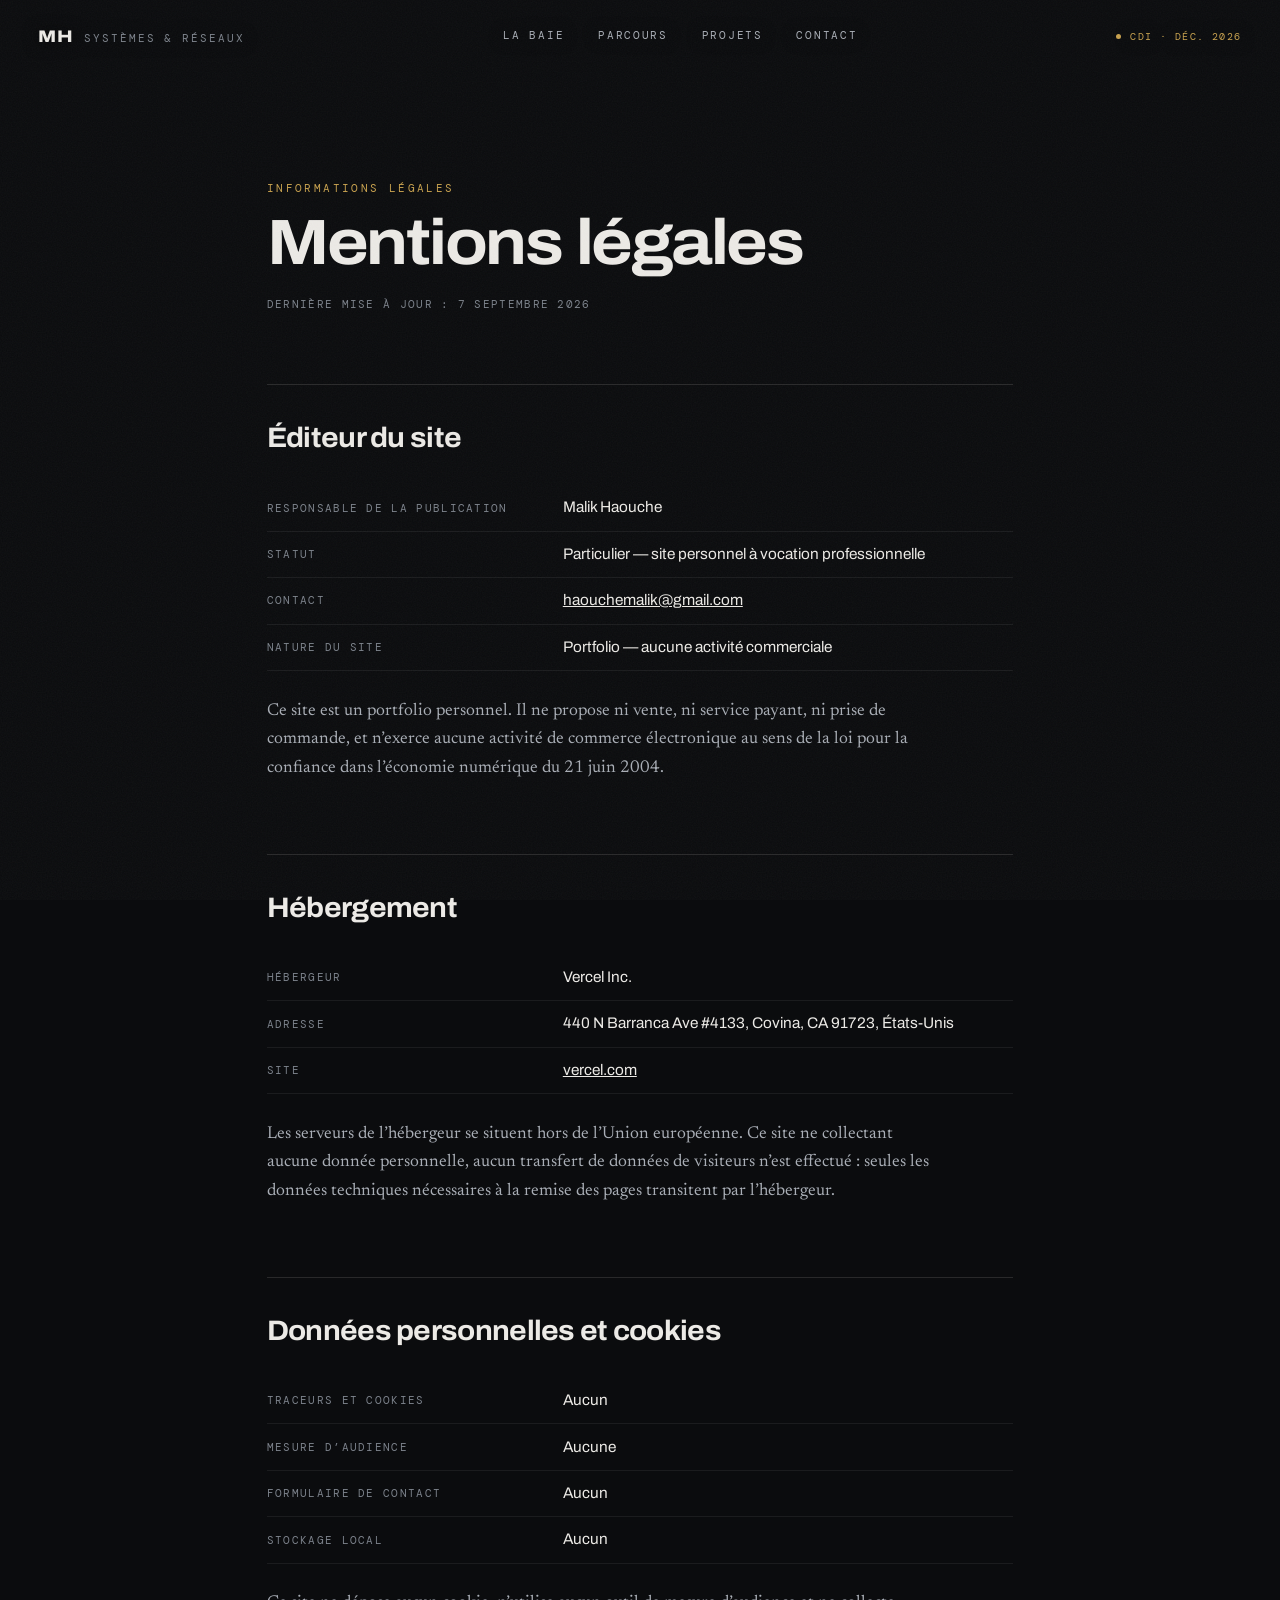
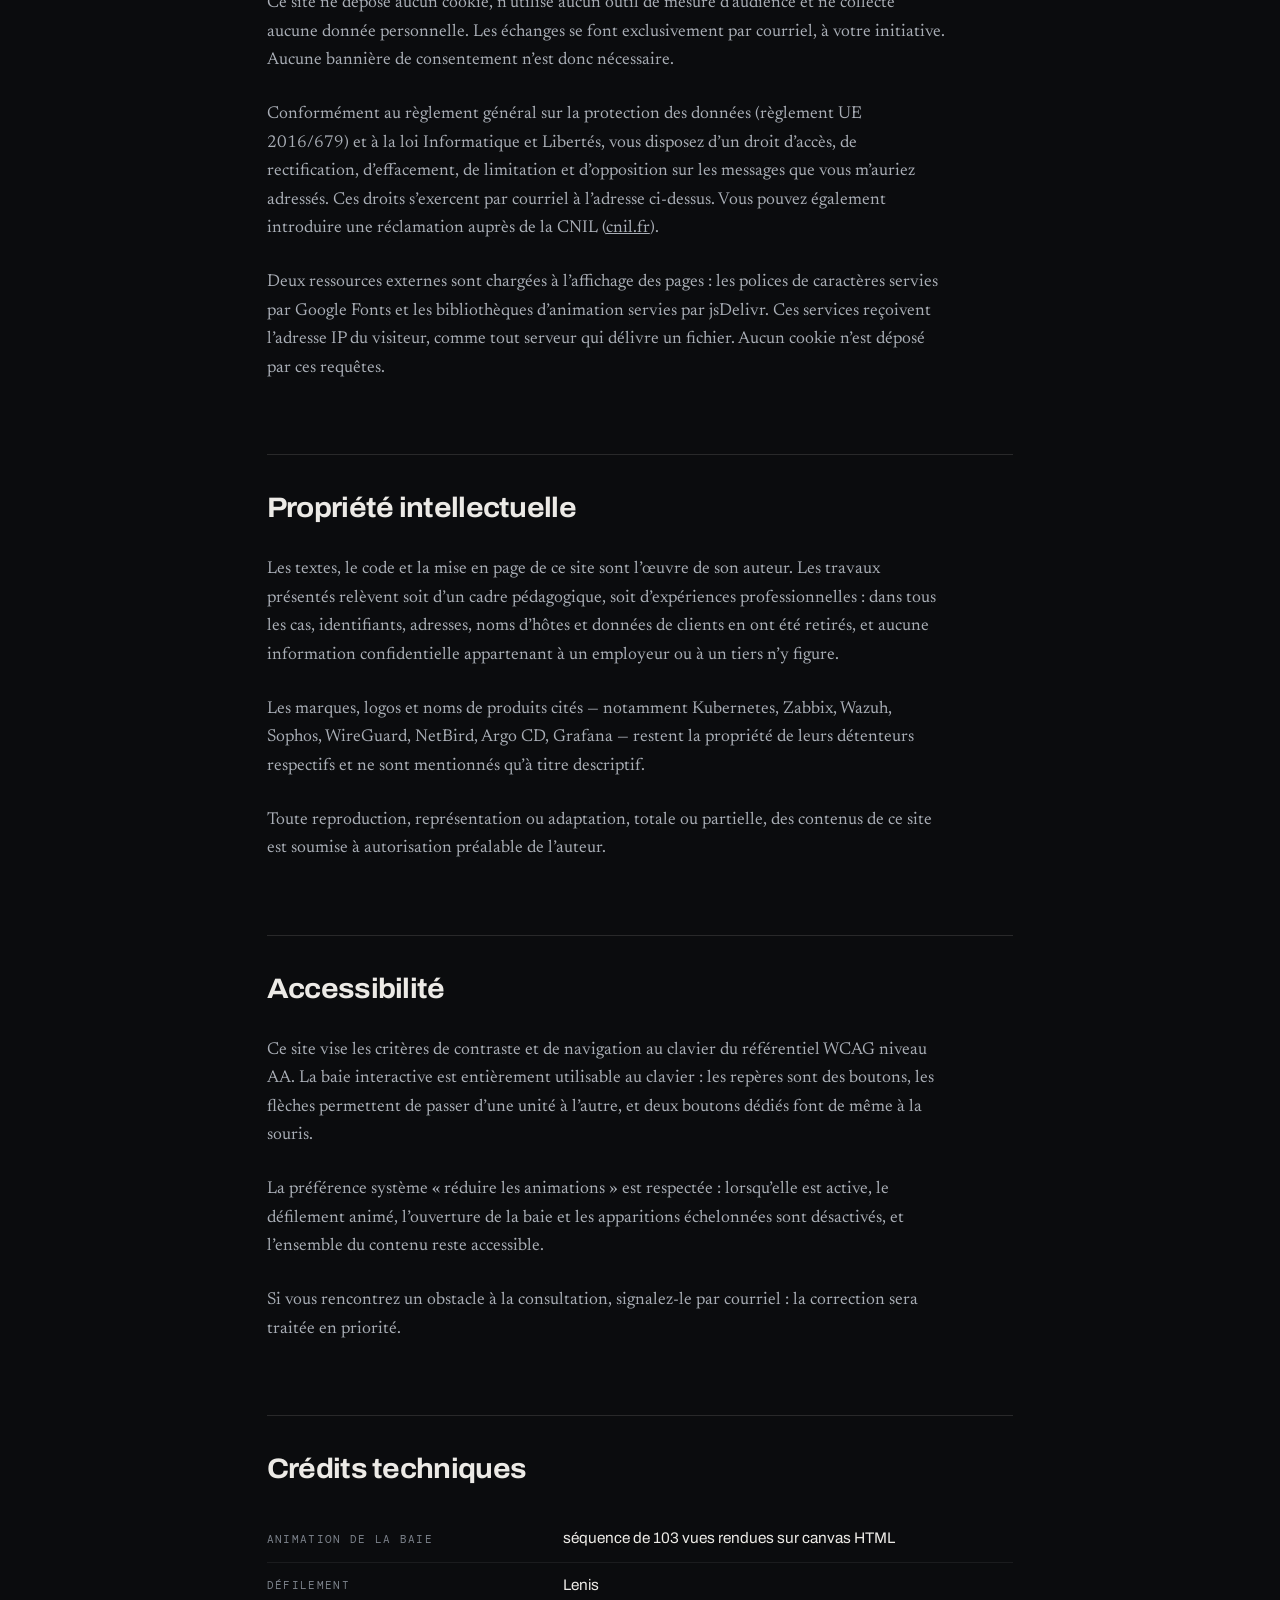
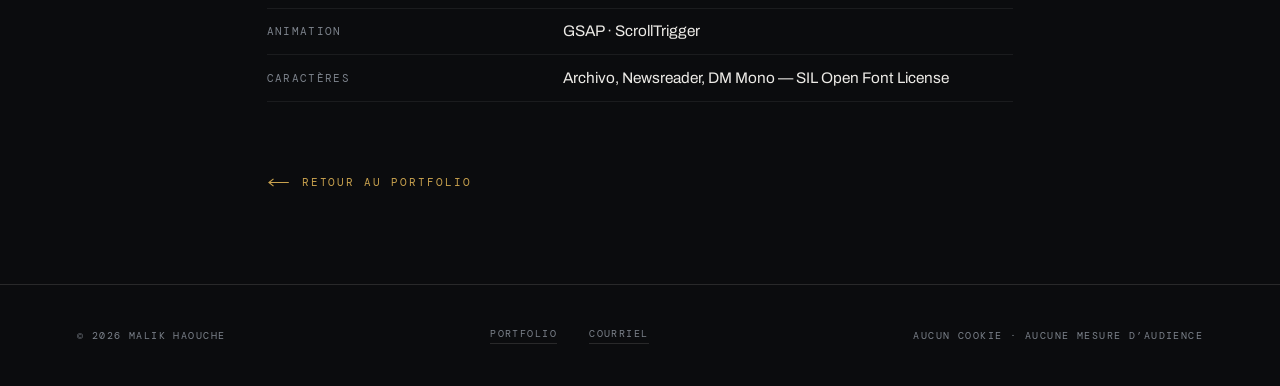
<file: mentions-legales.html>
<!DOCTYPE html>
<html lang="fr">
<head>
<meta charset="utf-8">
<meta name="viewport" content="width=device-width, initial-scale=1">
<title>Mentions légales — Malik Haouche</title>
<meta name="description" content="Mentions légales, hébergement, données personnelles, propriété intellectuelle et accessibilité du portfolio de Malik Haouche.">
<meta name="theme-color" content="#0B0C0E">
<meta name="robots" content="index, follow">

<link rel="preconnect" href="https://fonts.googleapis.com">
<link rel="preconnect" href="https://fonts.gstatic.com" crossorigin>
<link href="https://fonts.googleapis.com/css2?family=Archivo:wdth,wght@62..125,400..800&family=DM+Mono:wght@300;400;500&family=Newsreader:ital,opsz,wght@0,6..72,300..500;1,6..72,300..400&display=swap" rel="stylesheet">
<link rel="stylesheet" href="css/style.css">
</head>
<body>

<header class="site-header">
  <a class="logo" href="index.html">
    <span class="logo-mark">MH</span>
    <span class="logo-text">Systèmes &amp; réseaux</span>
  </a>
  <nav class="site-nav">
    <a href="index.html#baie">La baie</a>
    <a href="index.html#parcours">Parcours</a>
    <a href="index.html#projets">Projets</a>
    <a href="index.html#contact">Contact</a>
  </nav>
  <span class="availability"><i></i>CDI · déc.&nbsp;2026</span>
</header>

<main class="legal-page">
  <span class="section-label">Informations légales</span>
  <h1 class="legal-title">Mentions légales</h1>
  <p class="legal-updated">Dernière mise à jour : 7 septembre 2026</p>

  <section class="legal-block" id="editeur">
    <h2>Éditeur du site</h2>
    <dl class="legal-rows">
      <div><dt>Responsable de la publication</dt><dd>Malik Haouche</dd></div>
      <div><dt>Statut</dt><dd>Particulier — site personnel à vocation professionnelle</dd></div>
      <div><dt>Contact</dt><dd><a href="mailto:haouchemalik@gmail.com">haouchemalik@gmail.com</a></dd></div>
      <div><dt>Nature du site</dt><dd>Portfolio — aucune activité commerciale</dd></div>
    </dl>
    <p>
      Ce site est un portfolio personnel. Il ne propose ni vente, ni service
      payant, ni prise de commande, et n’exerce aucune activité de commerce
      électronique au sens de la loi pour la confiance dans l’économie
      numérique du 21 juin 2004.
    </p>
  </section>

  <!-- À CORRIGER SI VOUS N'HÉBERGEZ PAS SUR VERCEL : la loi impose de
       nommer l'hébergeur réel, avec sa raison sociale et son adresse. -->
  <section class="legal-block" id="hebergement">
    <h2>Hébergement</h2>
    <dl class="legal-rows">
      <div><dt>Hébergeur</dt><dd>Vercel Inc.</dd></div>
      <div><dt>Adresse</dt><dd>440 N Barranca Ave #4133, Covina, CA 91723, États-Unis</dd></div>
      <div><dt>Site</dt><dd><a href="https://vercel.com" target="_blank" rel="noopener">vercel.com</a></dd></div>
    </dl>
    <p>
      Les serveurs de l’hébergeur se situent hors de l’Union européenne. Ce
      site ne collectant aucune donnée personnelle, aucun transfert de données
      de visiteurs n’est effectué : seules les données techniques nécessaires
      à la remise des pages transitent par l’hébergeur.
    </p>
  </section>

  <section class="legal-block" id="donnees">
    <h2>Données personnelles et cookies</h2>
    <dl class="legal-rows">
      <div><dt>Traceurs et cookies</dt><dd>Aucun</dd></div>
      <div><dt>Mesure d’audience</dt><dd>Aucune</dd></div>
      <div><dt>Formulaire de contact</dt><dd>Aucun</dd></div>
      <div><dt>Stockage local</dt><dd>Aucun</dd></div>
    </dl>
    <p>
      Ce site ne dépose aucun cookie, n’utilise aucun outil de mesure
      d’audience et ne collecte aucune donnée personnelle. Les échanges se font
      exclusivement par courriel, à votre initiative.
      Aucune bannière de consentement n’est donc nécessaire.
    </p>
    <p>
      Conformément au règlement général sur la protection des données
      (règlement UE 2016/679) et à la loi Informatique et Libertés, vous
      disposez d’un droit d’accès, de rectification, d’effacement, de
      limitation et d’opposition sur les messages que vous m’auriez adressés.
      Ces droits s’exercent par courriel à l’adresse ci-dessus. Vous pouvez
      également introduire une réclamation auprès de la CNIL
      (<a href="https://www.cnil.fr" target="_blank" rel="noopener">cnil.fr</a>).
    </p>
    <p>
      Deux ressources externes sont chargées à l’affichage des pages : les
      polices de caractères servies par Google Fonts et les bibliothèques
      d’animation servies par jsDelivr. Ces services reçoivent l’adresse IP du
      visiteur, comme tout serveur qui délivre un fichier. Aucun cookie n’est
      déposé par ces requêtes.
    </p>
  </section>

  <section class="legal-block" id="propriete">
    <h2>Propriété intellectuelle</h2>
    <p>
      Les textes, le code et la mise en page de ce site sont l’œuvre de son
      auteur. Les travaux présentés relèvent soit d’un cadre pédagogique, soit
      d’expériences professionnelles : dans tous les cas, identifiants,
      adresses, noms d’hôtes et données de clients en ont été retirés, et
      aucune information confidentielle appartenant à un employeur ou à un
      tiers n’y figure.
    </p>
    <p>
      Les marques, logos et noms de produits cités — notamment Kubernetes,
      Zabbix, Wazuh, Sophos, WireGuard, NetBird, Argo CD, Grafana — restent la
      propriété de leurs détenteurs respectifs et ne sont mentionnés qu’à
      titre descriptif.
    </p>
    <p>
      Toute reproduction, représentation ou adaptation, totale ou partielle,
      des contenus de ce site est soumise à autorisation préalable de l’auteur.
    </p>
  </section>

  <section class="legal-block" id="accessibilite">
    <h2>Accessibilité</h2>
    <p>
      Ce site vise les critères de contraste et de navigation au clavier du
      référentiel WCAG niveau AA. La baie interactive est entièrement
      utilisable au clavier : les repères sont des boutons, les flèches
      permettent de passer d’une unité à l’autre, et deux boutons dédiés font
      de même à la souris.
    </p>
    <p>
      La préférence système « réduire les animations » est respectée : lorsqu’elle
      est active, le défilement animé, l’ouverture de la baie et les
      apparitions échelonnées sont désactivés, et l’ensemble du contenu reste
      accessible.
    </p>
    <p>
      Si vous rencontrez un obstacle à la consultation, signalez-le par
      courriel : la correction sera traitée en priorité.
    </p>
  </section>

  <section class="legal-block" id="credits">
    <h2>Crédits techniques</h2>
    <dl class="legal-rows">
      <div><dt>Animation de la baie</dt><dd>séquence de 103 vues rendues sur canvas HTML</dd></div>
      <div><dt>Défilement</dt><dd>Lenis</dd></div>
      <div><dt>Animation</dt><dd>GSAP · ScrollTrigger</dd></div>
      <div><dt>Caractères</dt><dd>Archivo, Newsreader, DM Mono — SIL Open Font License</dd></div>
    </dl>
  </section>

  <a class="legal-back" href="index.html">
    <svg viewBox="0 0 24 10" width="22" height="9" aria-hidden="true">
      <path d="M24 5H2M7 1L2 5L7 9" fill="none" stroke="currentColor" stroke-width="1.3"/>
    </svg>
    Retour au portfolio
  </a>
</main>

<footer class="site-footer">
  <span>© 2026 Malik Haouche</span>
  <div class="footer-links">
    <a href="index.html">Portfolio</a>
    <a href="mailto:haouchemalik@gmail.com">Courriel</a>
  </div>
  <span>Aucun cookie · aucune mesure d’audience</span>
</footer>

<div class="grain" aria-hidden="true"></div>
</body>
</html>
</file>
<file: css/style.css>
/* ═══════════════════════════════════════════════════════════════════
   Malik Haouche — portfolio
   Direction : salle sombre, baie éclairée. Encre de nuit, laiton des
   poignées, typographie éditoriale suisse.

   Note de performance : aucun `mix-blend-mode` et aucun `clip-path`
   animé sur cette page. Les deux forcent le compositeur à refabriquer
   une couche plein écran à chaque image de défilement — c'était la
   cause principale des saccades. Tout ce qui bouge ici ne touche que
   `transform` et `opacity`.
   ═══════════════════════════════════════════════════════════════════ */

/* ── Jetons ──────────────────────────────────────────────────────────
   Les vues de la baie ne sont pas étalonnées à l'encodage : un gamma
   écraserait le détail. La vidéo est déjà tournée sur fond sombre, elle
   s'accorde donc telle quelle. Seul reste --scrim, le voile latéral qui
   rend le texte lisible par-dessus. Il est peint une fois, jamais
   pendant le défilement.                                               */
:root {
  --bg:        #0B0C0E;
  --bg-2:      #101317;
  --bg-3:      #171B20;

  --fg:        #ECEAE6;
  --fg-2:      #A9AEB6;
  --fg-3:      #7C828B;
  --rule:      rgba(236, 234, 230, .13);
  --rule-soft: rgba(236, 234, 230, .07);

  /* Laiton, pris sur les poignées et la grille de la baie */
  --brass:     #C9A24E;
  --brass-dim: rgba(201, 162, 78, .32);

  /* Remonté de .055 : la bande passe DEVANT la baie (z-index 15 contre
     10), et à 5,5 % les lettres qui la croisaient perdaient tout contraste
     — le milieu de la phrase disparaissait. */
  --marquee:   rgba(236, 234, 230, .1);
  --ghost:     rgba(236, 234, 230, .035);
  --hot-bg:    rgba(11, 12, 14, .55);
  --hot-line:  rgba(236, 234, 230, .45);
  --hot-fg:    #14100A;
  --grain-a:   .045;
  --scrim:     11, 12, 14;
  --head-shadow: 0 1px 16px rgba(0, 0, 0, .8);

  --font-display: 'Archivo', 'Helvetica Neue', Helvetica, sans-serif;
  --font-ui:      'Archivo', 'Helvetica Neue', Helvetica, sans-serif;
  --font-body:    'Newsreader', Georgia, 'Times New Roman', serif;
  --font-mono:    'DM Mono', ui-monospace, 'SFMono-Regular', Menlo, monospace;

  --ease: cubic-bezier(.16, 1, .3, 1);

  /* ── Géométrie de la scène ──
     La baie est dimensionnée par la HAUTEUR de la fenêtre (96vh au ratio
     716/1280), alors que le texte des couloirs était calé sur la LARGEUR.
     Sur un écran large et court, la baie devient étroite et centrée
     pendant que le texte reste collé au bord gauche : un vide énorme
     s'ouvre entre les deux. Ces variables donnent au texte la même
     référence qu'à la baie, pour qu'il la suive au lieu de la fuir. */
  --rack-w: min(calc(96vh * 716 / 1280), 92vw);
  --corridor-gap: clamp(1.6rem, 3.4vw, 5rem);
  --page-pad: clamp(1.4rem, 6vw, 6.5rem);

  /* Voile de lecture des sections sur petit écran, défini une fois :
     il sert au texte des chapitres comme aux repères chiffrés. */
  --veil: linear-gradient(to bottom,
    rgba(var(--scrim), 0) 0%,
    rgba(var(--scrim), .86) 20%,
    rgba(var(--scrim), .96) 42%,
    rgba(var(--scrim), .99) 100%);
}

* { box-sizing: border-box; }

/* `clip` plutôt que `hidden`, et sur les DEUX éléments.

   `hidden` sur le seul `body` se propage à la fenêtre, ce qui marche en
   théorie mais laisse plusieurs navigateurs mobiles considérer la page
   comme plus large qu'elle ne l'est. `clip` coupe le débordement sans
   créer de conteneur de défilement — donc sans casser le `position:
   sticky` de la baie. La ligne `hidden` reste en repli. */
html {
  -webkit-text-size-adjust: 100%;
  background: var(--bg);
  overflow-x: hidden;
  overflow-x: clip;
}

body {
  margin: 0;
  background: var(--bg);
  color: var(--fg);
  font-family: var(--font-ui);
  font-size: 16px;
  line-height: 1.5;
  overflow-x: hidden;
  overflow-x: clip;
  -webkit-font-smoothing: antialiased;
}

body.is-loading { overflow: hidden; height: 100vh; }

img { max-width: 100%; display: block; }
a { color: inherit; }

::selection { background: var(--brass); color: var(--hot-fg); }

:focus-visible {
  outline: 2px solid var(--brass);
  outline-offset: 3px;
  border-radius: 1px;
}

/* Grain — sans blend mode : une simple couche à faible opacité coûte une
   composition, un blend en coûte une par image de défilement. */
.grain {
  position: fixed;
  inset: 0;
  z-index: 88;
  pointer-events: none;
  opacity: var(--grain-a);
  background-image: url("data:image/svg+xml,%3Csvg xmlns='http://www.w3.org/2000/svg' width='180' height='180'%3E%3Cfilter id='n'%3E%3CfeTurbulence type='fractalNoise' baseFrequency='.8' numOctaves='3'/%3E%3C/filter%3E%3Crect width='180' height='180' filter='url(%23n)'/%3E%3C/svg%3E");
}

/* ═══════════════════ Éléments typographiques partagés ═══════════════ */

.section-label {
  display: block;
  font-family: var(--font-mono);
  font-size: .68rem;
  font-weight: 400;
  letter-spacing: .22em;
  text-transform: uppercase;
  color: var(--brass);
}

/* Le numéro de section, sorti du texte pour pouvoir être composé à part.
   Il était noyé dans le libellé (« 001 / Le châssis », tout en mono à
   .68rem) et ne se voyait pas. */
.section-num {
  display: inline-block;
  margin-right: .85em;
  font-family: var(--font-display);
  font-variation-settings: 'wdth' 112;
  font-weight: 700;
  font-size: 1.85em;
  line-height: 1;
  letter-spacing: -.02em;
  font-variant-numeric: tabular-nums;
  vertical-align: -.14em;
  color: var(--brass);
}

.section-heading {
  margin: .55em 0 .5em;
  font-family: var(--font-display);
  font-variation-settings: 'wdth' 108;
  font-weight: 700;
  font-size: clamp(2.1rem, 3.5vw, 4.1rem);
  line-height: .98;
  letter-spacing: -.028em;
  /* `balance` égalise la longueur des lignes — et pour y arriver, il les
     RACCOURCIT toutes. Sur une colonne large, où le titre tient en une ou
     deux lignes, c'est ce qu'on veut. Sur un téléphone, où le même titre
     en fait trois ou quatre, chaque ligne se retrouve nettement plus
     courte que le cadre : le texte paraît collé à gauche, avec une bande
     vide sur toute la hauteur à droite. C'était le défaut constaté.

     Par défaut, les lignes remplissent donc la largeur. `pretty` se
     contente d'éviter un dernier mot seul, sans rien raccourcir ; là où
     il n'est pas connu, la déclaration est ignorée et `normal` reste. */
  text-wrap: normal;
  text-wrap: pretty;
  color: var(--fg);
}

/* `balance` n'est rétabli que là où la colonne est assez large pour que
   le titre tienne en peu de lignes — c'est-à-dire la mise en page en
   couloirs, sur une fenêtre en paysage. */
@media (min-width: 1181px) and (min-aspect-ratio: 3/2) {
  .section-heading { text-wrap: balance; }
}

.section-body {
  margin: 0;
  font-family: var(--font-body);
  font-size: clamp(1.02rem, 1.15vw, 1.28rem);
  line-height: 1.58;
  color: var(--fg-2);
  max-width: 34ch;
}

.section-meta {
  margin: 1.6em 0 0;
  font-family: var(--font-mono);
  font-size: .7rem;
  letter-spacing: .09em;
  line-height: 1.9;
  color: var(--fg-3);
}

/* ═══════════════════════════ LOADER ═══════════════════════════ */

#loader {
  position: fixed;
  inset: 0;
  z-index: 100;
  background: var(--bg);
  display: flex;
  align-items: flex-end;
  justify-content: center;
  padding: 0 6vw 12vh;
  transition: opacity .9s var(--ease), visibility .9s;
}
#loader.done { opacity: 0; visibility: hidden; }

.loader-inner { width: min(560px, 100%); }

.loader-brand { display: flex; flex-direction: column; gap: .35rem; margin-bottom: 2.4rem; }
.loader-name {
  font-family: var(--font-display);
  font-variation-settings: 'wdth' 115;
  font-weight: 700;
  font-size: clamp(2rem, 5vw, 3.4rem);
  letter-spacing: -.03em;
  line-height: 1;
}
.loader-role {
  font-family: var(--font-mono);
  font-size: .7rem;
  letter-spacing: .2em;
  text-transform: uppercase;
  color: var(--fg-3);
}

.loader-track { height: 1px; background: var(--rule); overflow: hidden; }
#loader-bar { height: 100%; width: 0%; background: var(--brass); transition: width .25s linear; }

.loader-status {
  display: flex;
  justify-content: space-between;
  margin-top: .9rem;
  font-family: var(--font-mono);
  font-size: .66rem;
  letter-spacing: .16em;
  text-transform: uppercase;
  color: var(--fg-3);
}

/* ═══════════════════════════ HEADER ═══════════════════════════ */

#progress-rail {
  position: fixed;
  top: 0; left: 0; right: 0;
  height: 2px;
  z-index: 70;
  pointer-events: none;
}
#progress-fill {
  height: 100%;
  width: 100%;
  background: var(--brass);
  transform: scaleX(0);
  transform-origin: left;
}

.site-header {
  position: fixed;
  top: 0; left: 0; right: 0;
  z-index: 60;
  display: flex;
  align-items: center;
  justify-content: space-between;
  gap: 2rem;
  padding: 1.5rem 3vw;
  color: var(--fg);
  text-shadow: var(--head-shadow);
}

.logo { display: flex; align-items: baseline; gap: .7rem; text-decoration: none; }
.logo-mark {
  font-family: var(--font-display);
  font-variation-settings: 'wdth' 118;
  font-weight: 800;
  font-size: 1.05rem;
  letter-spacing: .02em;
}
.logo-text {
  font-family: var(--font-mono);
  font-size: .66rem;
  letter-spacing: .18em;
  text-transform: uppercase;
  color: var(--fg-3);
}

.site-nav { display: flex; gap: 2.1rem; }
.site-nav a {
  position: relative;
  font-family: var(--font-mono);
  font-size: .68rem;
  letter-spacing: .16em;
  text-transform: uppercase;
  text-decoration: none;
  color: var(--fg-2);
  padding-bottom: 3px;
  transition: color .4s var(--ease);
}
.site-nav a::after {
  content: '';
  position: absolute;
  left: 0; bottom: 0;
  width: 100%;
  height: 1px;
  background: var(--brass);
  transform: scaleX(0);
  transform-origin: right;
  transition: transform .5s var(--ease);
}
.site-nav a:hover,
.site-nav a.active { color: var(--fg); }
.site-nav a:hover::after,
.site-nav a.active::after { transform: scaleX(1); transform-origin: left; }

.availability {
  display: flex;
  align-items: center;
  gap: .55rem;
  font-family: var(--font-mono);
  font-size: .64rem;
  letter-spacing: .14em;
  text-transform: uppercase;
  color: var(--brass);
  white-space: nowrap;
}
.availability i {
  width: 5px; height: 5px;
  border-radius: 50%;
  background: currentColor;
  animation: pulse 2.6s var(--ease) infinite;
}
@keyframes pulse { 0%, 100% { opacity: 1; } 50% { opacity: .25; } }

/* ═══════════════════════════ HERO ═══════════════════════════ */

.hero-standalone {
  position: fixed;
  inset: 0;
  z-index: 45;
  background: var(--bg);
  display: flex;
  flex-direction: column;
  justify-content: center;
  padding: 0 6vw;
  will-change: opacity;
}

.hero-grid {
  position: absolute;
  inset: 0;
  pointer-events: none;
  background-image:
    linear-gradient(to right, var(--rule-soft) 1px, transparent 1px),
    linear-gradient(to bottom, var(--rule-soft) 1px, transparent 1px);
  background-size: 8.333vw 8.333vw;
  mask-image: radial-gradient(120% 90% at 50% 45%, #000 22%, transparent 76%);
  -webkit-mask-image: radial-gradient(120% 90% at 50% 45%, #000 22%, transparent 76%);
}

.hero-inner { position: relative; max-width: 1500px; width: 100%; margin: 0 auto; }
.hero-label { margin-bottom: 2.2rem; }

.hero-heading {
  margin: 0;
  font-family: var(--font-display);
  font-variation-settings: 'wdth' 116;
  font-weight: 800;
  font-size: clamp(2.4rem, 10.6vw, 10.5rem);
  line-height: .86;
  letter-spacing: -.045em;
}
.hero-line { display: block; white-space: nowrap; }
.hero-line-accent .hero-word > span { color: var(--brass); }

/* Le rideau qui masque le mot avant qu'il ne monte. Avec une interligne de
   .86, la boîte est plus courte que les glyphes : on la rouvre en padding et
   on la referme en marge négative, sinon accents et jambages sont rognés. */
.hero-word {
  display: inline-block;
  overflow: hidden;
  vertical-align: bottom;
  padding: .18em 0 .20em;
  margin: -.18em 0 -.20em;
}
/* margin-left uniforme plutôt que `+` (sélecteur de frère adjacent) : un
   <wbr> s'intercale entre les mots pour permettre un retour à la ligne sur
   petit écran, ce qui casse l'adjacence directe et annulerait l'espace. */
.hero-word { margin-left: .22em; }
.hero-line .hero-word:first-child { margin-left: 0; }
.hero-word > span { display: inline-block; }

.hero-tagline {
  margin: 2.6rem 0 0;
  max-width: 48ch;
  font-family: var(--font-body);
  font-size: clamp(1.05rem, 1.35vw, 1.42rem);
  line-height: 1.55;
  color: var(--fg-2);
}

.hero-foot {
  display: flex;
  flex-wrap: wrap;
  gap: 2.4rem;
  margin-top: 3rem;
  padding-top: 1.2rem;
  border-top: 1px solid var(--rule);
}
.hero-meta {
  font-family: var(--font-mono);
  font-size: .68rem;
  letter-spacing: .14em;
  text-transform: uppercase;
  color: var(--fg-3);
}

.scroll-cue {
  position: absolute;
  right: 6vw;
  bottom: 6vh;
  display: flex;
  flex-direction: column;
  align-items: center;
  gap: .9rem;
  color: var(--fg-3);
}
.scroll-cue span {
  font-family: var(--font-mono);
  font-size: .62rem;
  letter-spacing: .2em;
  text-transform: uppercase;
  writing-mode: vertical-rl;
}
.scroll-cue svg { animation: cue 2.8s var(--ease) infinite; }
@keyframes cue {
  0%, 100% { transform: translateY(0); opacity: .45; }
  50%      { transform: translateY(7px); opacity: 1; }
}

/* ═══════════════════════════ CANVAS ═══════════════════════════ */

/* La vidéo est en 16/9 et cadrée serré : le sujet touche les bords, il n'y
   a plus de marge où faire tenir du texte. La scène remplit donc la page
   en « cover », et la lisibilité vient du voile latéral ci-dessous plutôt
   que d'une zone laissée vide. */
/* La vidéo a son propre mur de studio, mesuré autour de #1E2027 : plus
   clair que la page. Il s'arrêtait net au bord du cadre et dessinait un
   rectangle. Plutôt que de le rogner — le sujet touche presque les bords —
   on fait monter le fond de la page à sa rencontre, puis on le dissout sur
   toute la largeur de l'écran. Le plateau jusqu'à 34 % maintient le ton
   jusqu'au bord de la scène, exactement là où se joue le raccord. */
.canvas-wrap {
  position: fixed;
  inset: 0;
  z-index: 10;
  overflow: hidden;
  background:
    radial-gradient(52% 82% at 50% 47%,
      rgba(34, 37, 45, .92) 0%,
      rgba(34, 37, 45, .86) 34%,
      rgba(34, 37, 45, .45) 62%,
      rgba(34, 37, 45, 0) 100%),
    var(--bg);
  opacity: 0;
  transform: scale(1.07);
  will-change: opacity, transform;
}
.canvas-wrap.off { visibility: hidden; }

/* La vidéo est de nouveau verticale : la baie occupe le tiers central de
   l'écran et laisse deux couloirs libres, où vit le texte. C'est la
   géométrie d'origine.

   Elle est affichée bien plus PETITE que sa définition native — 716 px de
   source pour ~483 px à l'écran sur 1600 — donc en réduction franche.
   Une réduction reste toujours nette ; c'est le réglage à préserver. */
.canvas-stage {
  position: absolute;
  top: 50%;
  left: 50%;
  /* `--stage-scale` est pilotée au défilement : l'agrandissement doit
     rester ici, à l'intérieur du cadre qui découpe, et non sur le cadre
     lui-même qui a la taille de la fenêtre. */
  transform: translate(-50%, -50%) scale(var(--stage-scale, 1));
  height: 96vh;
  width: auto;
  aspect-ratio: 716 / 1280;
  /* Garde-fou : la scène est dimensionnée par la hauteur, donc sur une
     fenêtre très haute et étroite — un téléphone en « mode bureau », par
     exemple — sa largeur dépassait celle de la fenêtre et la baie se
     retrouvait rognée par `.canvas-wrap`. Sans effet en paysage. */
  max-width: 96vw;
  /* Le fond de la vidéo (#0E0F14 → #3B383E) est celui de la page : un
     simple fondu des bords suffit à l'y poser, sans halo ni voile. */
  mask-image:
    linear-gradient(to right,  transparent 0, #000 13%, #000 87%, transparent 100%),
    linear-gradient(to bottom, transparent 0, #000 7%, #000 93%, transparent 100%);
  mask-composite: intersect;
  -webkit-mask-image:
    linear-gradient(to right,  transparent 0, #000 13%, #000 87%, transparent 100%),
    linear-gradient(to bottom, transparent 0, #000 7%, #000 93%, transparent 100%);
  -webkit-mask-composite: source-in;
}

/* Vignette légère : elle assoit la scène sans rien masquer. */
.canvas-stage::after {
  content: '';
  position: absolute;
  inset: 0;
  pointer-events: none;
  background: radial-gradient(96% 90% at 50% 48%,
    rgba(var(--scrim), 0) 62%,
    rgba(var(--scrim), .38) 100%);
}

#canvas { display: block; width: 100%; height: 100%; }

#dark-overlay {
  position: fixed;
  inset: 0;
  z-index: 20;
  background: var(--bg);
  opacity: 0;
  pointer-events: none;
  will-change: opacity;
}
#dark-overlay.off { visibility: hidden; }

/* ═══════════════════════════ MARQUEE ═══════════════════════════ */

/* Placés hors de la bande centrale : le texte des sections est centré
   verticalement, les bandeaux vivent au-dessus et en dessous de lui. */
.marquee-wrap {
  position: fixed;
  top: 4%;
  left: 0;
  z-index: 15;
  width: 100%;
  overflow: hidden;
  opacity: 0;
  pointer-events: none;
  white-space: nowrap;
}
.marquee-low { top: auto; bottom: 4%; }
.marquee-text {
  display: inline-block;
  font-family: var(--font-display);
  font-variation-settings: 'wdth' 120;
  font-weight: 800;
  /* Valeur de repli seulement. La taille réelle est mesurée puis posée en
     ligne par `initMarquees()` : une taille en vw ne peut pas savoir
     combien de place prend « Systèmes · Réseaux · Sécurité · » dans la
     police réellement chargée, et c'est pour ça qu'à 5,4vw on n'en lisait
     qu'un fragment. Le script dimensionne la phrase pour qu'un cycle
     entier tienne à l'écran, dans n'importe quel format. */
  font-size: 5.4vw;
  line-height: 1;
  letter-spacing: -.01em;
  text-transform: uppercase;
  /* Lettres creuses plutôt que pleines. La bande passe devant la baie
     (z-index 15 contre 10) : un aplat à faible opacité disparaissait dès
     qu'il croisait une partie claire de la scène — c'est le milieu de la
     phrase qu'on ne voyait plus. Un contour tient sur les deux fonds à la
     fois, tout en restant aussi discret qu'un aplat. */
  color: var(--marquee);
  -webkit-text-stroke: 1px rgba(236, 234, 230, .2);
  will-change: transform;
}
/* Un seul exemplaire, jamais dupliqué : voir le défilement borné dans
   `initMarquees()`. */
.marquee-item { display: inline-block; white-space: nowrap; }
.marquee-wrap.off { visibility: hidden; }

/* ═══════════════════════ SECTIONS DE SCROLL ═══════════════════════ */

#scroll-container { position: relative; z-index: 30; height: 900vh; }

.scroll-section {
  position: absolute;
  left: 0;
  width: 100%;
  height: 100vh;
  display: flex;
  align-items: center;
  transform: translateY(-50%);
  pointer-events: none;
}
.scroll-section a { pointer-events: auto; }

/* Zones latérales : la baie occupe le centre, le texte vit dans les
   couloirs qu'elle laisse de part et d'autre.

   Le bord intérieur du couloir est calculé à partir de la baie elle-même
   (`--rack-w`), pas d'un pourcentage de la largeur : les deux restent
   solidaires quelle que soit la forme de la fenêtre. Le `min(…, 72vw)`
   garantit qu'il reste toujours au moins ~28vw de couloir, même quand la
   baie devient très large par rapport à la fenêtre.

   Le bloc est ensuite CENTRÉ dans son couloir (`margin-inline: auto`) au
   lieu d'être plaqué au bord de l'écran : c'est ce qui corrigeait le
   texte « trop à gauche » sur les écrans larges et courts, où le couloir
   fait plusieurs centaines de pixels de plus que le texte. */
.align-left {
  padding-left: var(--page-pad);
  padding-right: min(calc(50vw + var(--rack-w) / 2 + var(--corridor-gap)), 72vw);
}
.align-right {
  padding-left: min(calc(50vw + var(--rack-w) / 2 + var(--corridor-gap)), 72vw);
  padding-right: var(--page-pad);
  text-align: right;
}
/* Largeur en rem, pas en `ch` : le `ch` se mesure sur la police du
   conteneur, pas sur celle du titre, et donnait une colonne bien trop
   étroite pour les grands titres. */
.align-left  .section-inner,
.align-right .section-inner { max-width: min(100%, 38rem); margin-inline: auto; }
.align-right .section-body { margin-left: auto; }

/* ─── Repères chiffrés ─── */

.section-stats { flex-direction: column; justify-content: center; padding: 0 var(--page-pad); }
.stats-inner { width: 100%; }
.stats-head { width: 100%; max-width: 1400px; margin: 0 auto 3.5rem; }

.stats-grid {
  width: 100%;
  max-width: 1400px;
  margin: 0 auto;
  display: grid;
  grid-template-columns: repeat(4, 1fr);
  gap: 3vw;
}
.stat {
  position: relative;
  display: flex;
  flex-direction: column;
  gap: .8rem;
  padding-top: 1.4rem;
}
/* Le filet du haut est un élément à part, et non un `border-top`, pour
   pouvoir se tracer de gauche à droite quand la section entre. Un
   `border` ne s'anime pas ; une barre en `scaleX`, si. Elle est pilotée
   par une classe posée sur la section, donc identique dans tous les
   formats — c'est l'animation qui manquait aux repères chiffrés. */
.stat::before {
  content: '';
  position: absolute;
  top: 0;
  left: 0;
  width: 100%;
  height: 1px;
  background: var(--rule);
  transform: scaleX(0);
  transform-origin: left center;
  transition: transform 1s var(--ease);
}
.section-stats.lit .stat::before { transform: scaleX(1); }
.section-stats .stat:nth-child(2)::before { transition-delay: .12s; }
.section-stats .stat:nth-child(3)::before { transition-delay: .24s; }
.section-stats .stat:nth-child(4)::before { transition-delay: .36s; }
.stat-number {
  /* Une ligne de fenêtres à chiffres, pas un simple texte : chaque chiffre
     roule dans la sienne. Voir `buildCounters()`. */
  display: flex;
  align-items: flex-start;
  /* Les cellules sont plus hautes que le cadratin pour contenir le glyphe
     entier ; on rattrape ce surplus ici pour que le bloc garde la même
     assise qu'avant, entre le filet et le libellé. */
  margin: -.09em 0;
  font-family: var(--font-display);
  font-variation-settings: 'wdth' 112;
  font-weight: 700;
  font-size: clamp(3rem, 6.6vw, 7rem);
  line-height: 1;
  letter-spacing: -.04em;
  font-variant-numeric: tabular-nums;
  color: var(--brass);
}
/* Hauteur d'une cellule, et donc de la fenêtre.

   Surtout pas `1em`. À `line-height: 1`, la zone de texte d'Archivo mesure
   ~1,084 em : le chiffre débordait de 4 px au-dessus et au-dessous de sa
   cellule, et la fenêtre laissait voir une tranche des chiffres voisins —
   deux demi-chiffres empilés au lieu d'un seul. La cellule doit contenir
   le glyphe entier, pas seulement son cadratin.

   Toute police a son propre débord : en changeant de police, mesurer la
   zone de texte réelle avant de retoucher cette valeur. */
:root { --digit-cell: 1.18em; }

/* La fenêtre ne laisse voir qu'un caractère de la colonne à la fois. */
.stat-digit {
  display: block;
  height: var(--digit-cell);
  overflow: hidden;
}
.stat-digit-track { display: block; will-change: transform; }
/* Hauteur identique à celle de la fenêtre : c'est ce qui permet de viser
   une cellule en pourcentage plutôt qu'en pixels. Le `line-height` égal
   centre le glyphe dans sa cellule. */
.stat-digit-cell,
.stat-fixed {
  display: block;
  height: var(--digit-cell);
  line-height: var(--digit-cell);
}
.stat-label {
  font-family: var(--font-mono);
  font-size: .74rem;
  letter-spacing: .1em;
  text-transform: uppercase;
  color: var(--fg);
}
.stat-label em {
  display: block;
  margin-top: .7rem;
  font-family: var(--font-body);
  font-style: italic;
  font-size: .95rem;
  letter-spacing: 0;
  text-transform: none;
  line-height: 1.45;
  color: var(--fg-3);
}

/* ═══════════════════════════ PAGE ═══════════════════════════ */

#page { position: relative; z-index: 40; background: var(--bg); }

.chapter {
  position: relative;
  padding: 15vh 6vw;
  max-width: 1560px;
  margin: 0 auto;
}
.chapter-tight { padding-top: 11vh; }

.chapter-alt {
  max-width: none;
  background: var(--bg-2);
  border-top: 1px solid var(--rule-soft);
  border-bottom: 1px solid var(--rule-soft);
  padding-left: max(6vw, calc((100vw - 1560px) / 2 + 6vw));
  padding-right: max(6vw, calc((100vw - 1560px) / 2 + 6vw));
}

.chapter-head { max-width: 900px; margin-bottom: 6vh; }

.chapter-title {
  margin: .6rem 0 0;
  font-family: var(--font-display);
  font-variation-settings: 'wdth' 110;
  font-weight: 700;
  font-size: clamp(2.4rem, 6vw, 5.6rem);
  line-height: .95;
  letter-spacing: -.035em;
}

.chapter-lede {
  margin: 1.8rem 0 0;
  max-width: 52ch;
  font-family: var(--font-body);
  font-size: clamp(1.02rem, 1.25vw, 1.32rem);
  line-height: 1.6;
  color: var(--fg-2);
}

/* ═══════════════════ BAIE INTERACTIVE ═══════════════════ */

.rack-explorer {
  display: grid;
  grid-template-columns: minmax(0, 1fr) minmax(0, 1fr);
  gap: 4vw;
  align-items: start;
}

.rack-stage { position: sticky; top: 12vh; }

/* Le cadre a le ratio EXACT de l'image : cadre et image coïncident au pixel
   près, donc les repères posés en pourcentage tombent sur le bon
   équipement à toute taille d'écran.

   Il est dimensionné par sa HAUTEUR : l'image est verticale, la calant sur
   la largeur de la colonne elle ferait deux fois la hauteur de l'écran. */
/* Même traitement que la scène : le fond monte au ton du mur de la vidéo
   au bord du cadre, puis se dissout. Les rayons sont à 50 % de la boîte,
   pour que le dégradé atteigne zéro EXACTEMENT au bord — sinon il y serait
   tranché et redessinerait le rectangle qu'on cherche à effacer. */
.rack-frame { position: relative; width: fit-content; margin: 0 auto; }
.rack-frame::before {
  content: '';
  position: absolute;
  inset: -13% -30%;
  z-index: 0;
  pointer-events: none;
  background: radial-gradient(50% 50% at 50% 50%,
    rgba(34, 37, 45, .92) 0%,
    rgba(34, 37, 45, .86) 56%,
    rgba(34, 37, 45, .42) 78%,
    rgba(34, 37, 45, 0) 100%);
}

.rack-figure {
  position: relative;
  z-index: 1;
  height: min(74vh, 800px);
  width: auto;
  aspect-ratio: 716 / 1280;
}

#rack-image {
  width: 100%;
  height: 100%;
  object-fit: cover;
  mask-image:
    linear-gradient(to right,  transparent 0, #000 13%, #000 87%, transparent 100%),
    linear-gradient(to bottom, transparent 0, #000 7%, #000 93%, transparent 100%);
  mask-composite: intersect;
  -webkit-mask-image:
    linear-gradient(to right,  transparent 0, #000 13%, #000 87%, transparent 100%),
    linear-gradient(to bottom, transparent 0, #000 7%, #000 93%, transparent 100%);
  -webkit-mask-composite: source-in;
}

.rack-figure::after {
  content: '';
  position: absolute;
  inset: 0;
  z-index: 2;
  pointer-events: none;
  background: radial-gradient(96% 90% at 50% 48%,
    rgba(var(--scrim), 0) 62%,
    rgba(var(--scrim), .38) 100%);
}

.rack-hotspots { position: absolute; inset: 0; z-index: 3; }

.hotspot {
  --inv: 1;
  position: absolute;
  transform: translate(-50%, -50%) scale(var(--inv));
  width: 32px; height: 32px;
  padding: 0;
  border: 1px solid var(--hot-line);
  border-radius: 50%;
  background: var(--hot-bg);
  backdrop-filter: blur(2px);
  color: var(--fg);
  font-family: var(--font-mono);
  font-size: .6rem;
  cursor: pointer;
  display: grid;
  place-items: center;
  transition: background .4s var(--ease), border-color .4s var(--ease),
              color .4s var(--ease), opacity .5s var(--ease), transform .8s var(--ease);
}
.hotspot::before {
  content: '';
  position: absolute;
  inset: -9px;
  border: 1px solid var(--brass);
  border-radius: 50%;
  opacity: 0;
  transition: opacity .5s var(--ease);
}
.hotspot:hover { background: var(--fg); border-color: var(--fg); color: var(--bg); }
.hotspot.is-active {
  background: var(--brass);
  border-color: var(--brass);
  color: var(--hot-fg);
}
.hotspot.is-active::before { opacity: 1; }

.rack-tools {
  display: flex;
  align-items: center;
  justify-content: space-between;
  gap: 1rem;
  margin-top: 1.8rem;
  min-height: 34px;
}
/* Navigation d'une unité à l'autre — de vrais boutons, pas des touches
   décoratives. */
.rack-nav { display: flex; align-items: center; gap: .5rem; }
.rack-step {
  display: grid;
  place-items: center;
  width: 38px; height: 38px;
  padding: 0;
  border: 1px solid var(--rule);
  border-radius: 50%;
  background: transparent;
  color: var(--fg-2);
  cursor: pointer;
  transition: color .4s var(--ease), border-color .4s var(--ease), background .4s var(--ease);
}
.rack-step:hover { color: var(--brass); border-color: var(--brass); background: var(--bg-3); }
.rack-step:active { transform: scale(.94); }

.rack-count {
  margin: 0 0 0 .7rem;
  font-family: var(--font-mono);
  font-size: .68rem;
  letter-spacing: .14em;
  color: var(--fg-3);
  font-variant-numeric: tabular-nums;
}
.rack-count b { color: var(--brass); font-weight: 400; }

.rack-hint {
  font-family: var(--font-mono);
  font-size: .62rem;
  letter-spacing: .14em;
  text-transform: uppercase;
  color: var(--fg-3);
}


/* ─── Fiche ─── */

.rack-panel { position: sticky; top: 11vh; min-height: 60vh; }

.panel-head {
  display: flex;
  align-items: baseline;
  gap: 1.2rem;
  padding-bottom: 1.1rem;
  border-bottom: 1px solid var(--rule);
}
.panel-idx {
  font-family: var(--font-display);
  font-variation-settings: 'wdth' 112;
  font-weight: 700;
  font-size: clamp(2.6rem, 5vw, 4.6rem);
  line-height: .8;
  letter-spacing: -.04em;
  color: var(--brass);
}
.panel-u {
  font-family: var(--font-mono);
  font-size: .68rem;
  letter-spacing: .2em;
  color: var(--fg-3);
}

.panel-title {
  margin: 1.6rem 0 0;
  font-family: var(--font-display);
  font-variation-settings: 'wdth' 108;
  font-weight: 700;
  font-size: clamp(1.6rem, 2.6vw, 2.5rem);
  line-height: 1.02;
  letter-spacing: -.028em;
}
.panel-role {
  margin: 1rem 0 0;
  font-family: var(--font-body);
  font-size: clamp(1rem, 1.15vw, 1.2rem);
  line-height: 1.55;
  color: var(--fg-2);
  max-width: 46ch;
}

.panel-caption {
  margin: 2.2rem 0 0;
  padding-top: 1.3rem;
  border-top: 1px solid var(--rule-soft);
  font-family: var(--font-mono);
  font-size: .7rem;
  letter-spacing: .06em;
  line-height: 1.7;
  color: var(--fg-3);
  max-width: 52ch;
}

.panel-rows { margin: 1.5rem 0 0; list-style: none; padding: 0; }
.panel-rows li {
  display: grid;
  grid-template-columns: 1fr auto auto;
  align-items: center;
  gap: 1.2rem;
  padding: .74rem 0;
  border-bottom: 1px solid var(--rule-soft);
}
.row-name { font-size: .95rem; color: var(--fg); }
.row-level {
  font-family: var(--font-mono);
  font-size: .64rem;
  letter-spacing: .13em;
  text-transform: uppercase;
  color: var(--fg-3);
  white-space: nowrap;
}
.meter { display: flex; gap: 3px; }
.meter i { width: 16px; height: 3px; background: var(--rule); border-radius: 2px; }
.meter i.on { background: var(--brass); }

.panel-note {
  margin: 1.8rem 0 0;
  font-family: var(--font-body);
  font-style: italic;
  font-size: 1rem;
  line-height: 1.55;
  color: var(--fg-3);
  max-width: 46ch;
}

.panel-formations { margin: 2rem 0 0; list-style: none; padding: 0; }
.panel-formations li { padding: 1rem 0; border-bottom: 1px solid var(--rule-soft); }
.pf-titre { font-size: .98rem; font-weight: 600; }
.pf-meta {
  display: flex;
  justify-content: space-between;
  gap: 1rem;
  margin-top: .35rem;
  font-family: var(--font-mono);
  font-size: .66rem;
  letter-spacing: .1em;
  color: var(--fg-3);
}

.panel-swap { animation: panelIn .6s var(--ease) both; }
@keyframes panelIn {
  from { opacity: 0; transform: translateY(16px); }
  to   { opacity: 1; transform: none; }
}

/* ═══════════════════════════ PARCOURS ═══════════════════════════ */

.timeline-wrap { position: relative; }
.timeline { list-style: none; margin: 0; padding: 0; }

.tl-item {
  position: relative;
  display: grid;
  grid-template-columns: 190px 48px minmax(0, 1fr);
  gap: 0 2vw;
  padding: 5vh 0;
}

/* Chiffre fantôme : de la profondeur sans rien ajouter à lire. */
.tl-ghost {
  position: absolute;
  right: 0;
  top: 3vh;
  font-family: var(--font-display);
  font-variation-settings: 'wdth' 118;
  font-weight: 800;
  font-size: clamp(6rem, 13vw, 14rem);
  line-height: .8;
  letter-spacing: -.05em;
  color: var(--ghost);
  pointer-events: none;
  user-select: none;
}

/* Le rail : une ligne continue derrière tous les postes, doublée d'un
   remplissage laiton qui descend au fil du défilement. */
.tl-rail { position: relative; }
.tl-rail::before {
  content: '';
  position: absolute;
  left: 50%; top: 0; bottom: -5vh;
  width: 1px;
  background: var(--rule);
  transform: translateX(-50%);
}
.tl-item:last-child .tl-rail::before { bottom: auto; height: 4rem; }
.tl-dot {
  position: absolute;
  left: 50%; top: .5rem;
  width: 11px; height: 11px;
  border-radius: 50%;
  border: 1px solid var(--brass);
  background: var(--bg);
  transform: translateX(-50%) scale(.55);
  opacity: .45;
  transition: transform .7s var(--ease), opacity .7s var(--ease), background .7s var(--ease);
}
.tl-item.lit .tl-dot { transform: translateX(-50%) scale(1); opacity: 1; background: var(--brass); }

#tl-fill {
  position: absolute;
  left: calc(190px + 2vw + 24px);
  top: 5vh;
  width: 1px;
  background: linear-gradient(to bottom, var(--brass), rgba(201, 162, 78, .3));
  transform-origin: top;
  transform: scaleY(0);
  will-change: transform;
}

.tl-when { display: flex; flex-direction: column; gap: .9rem; padding-top: .1rem; }
.tl-years {
  font-family: var(--font-display);
  font-variation-settings: 'wdth' 104;
  font-weight: 700;
  font-size: clamp(1.5rem, 2.2vw, 2.1rem);
  line-height: 1;
  letter-spacing: -.03em;
}
.tl-months {
  font-family: var(--font-mono);
  font-size: .64rem;
  letter-spacing: .12em;
  text-transform: uppercase;
  color: var(--fg-3);
}
.tl-badge {
  align-self: flex-start;
  display: flex;
  align-items: center;
  gap: .45rem;
  padding: .3rem .7rem;
  border: 1px solid var(--brass);
  border-radius: 999px;
  font-family: var(--font-mono);
  font-size: .58rem;
  letter-spacing: .16em;
  text-transform: uppercase;
  color: var(--brass);
}
.tl-badge i {
  width: 4px; height: 4px;
  border-radius: 50%;
  background: currentColor;
  animation: pulse 2.6s var(--ease) infinite;
}

.tl-org {
  margin: 0;
  font-family: var(--font-display);
  font-variation-settings: 'wdth' 114;
  font-weight: 800;
  font-size: clamp(2.4rem, 5.4vw, 4.6rem);
  line-height: .88;
  letter-spacing: -.045em;
  transition: color .5s var(--ease);
}
.tl-item:hover .tl-org { color: var(--brass); }

.tl-role {
  margin: .9rem 0 0;
  font-family: var(--font-mono);
  font-size: .72rem;
  letter-spacing: .1em;
  text-transform: uppercase;
  color: var(--fg-3);
}
.tl-resume {
  margin: 1.6rem 0 0;
  max-width: 58ch;
  font-family: var(--font-body);
  font-size: clamp(1.08rem, 1.35vw, 1.38rem);
  line-height: 1.55;
  color: var(--fg-2);
}
.tl-facts {
  counter-reset: fact;
  margin: 2rem 0 0;
  padding: 0;
  list-style: none;
  max-width: 66ch;
  border-top: 1px solid var(--rule-soft);
}
.tl-facts li {
  display: grid;
  grid-template-columns: 2.4rem 1fr;
  gap: 1rem;
  padding: .8rem 0;
  border-bottom: 1px solid var(--rule-soft);
  font-size: .95rem;
  line-height: 1.55;
  color: var(--fg-2);
}
.tl-facts li::before {
  content: counter(fact, decimal-leading-zero);
  counter-increment: fact;
  font-family: var(--font-mono);
  font-size: .64rem;
  letter-spacing: .1em;
  color: var(--brass);
  padding-top: .25rem;
}

.tl-stack { display: flex; flex-wrap: wrap; gap: .5rem; margin: 1.8rem 0 0; }
.tl-stack span {
  padding: .34rem .8rem;
  border: 1px solid var(--rule);
  border-radius: 999px;
  font-family: var(--font-mono);
  font-size: .64rem;
  letter-spacing: .08em;
  color: var(--fg-3);
  transition: border-color .4s var(--ease), color .4s var(--ease);
}
.tl-item:hover .tl-stack span { border-color: var(--brass-dim); color: var(--fg-2); }

/* Bandeau des langues — sorti du pied de page */
.langs-strip {
  display: grid;
  grid-template-columns: 190px minmax(0, 1fr);
  gap: 0 2vw;
  margin-top: 3vh;
  padding-top: 3vh;
  border-top: 1px solid var(--rule);
}
.langs-strip > .section-label { padding-top: .35rem; }
.langs { display: flex; flex-wrap: wrap; gap: 3.5rem; margin: 0; }
.langs div { display: flex; flex-direction: column; gap: .4rem; }
.langs dt {
  font-family: var(--font-display);
  font-variation-settings: 'wdth' 106;
  font-weight: 700;
  font-size: 1.5rem;
  letter-spacing: -.02em;
}
.langs dd {
  margin: 0;
  font-family: var(--font-mono);
  font-size: .66rem;
  letter-spacing: .12em;
  text-transform: uppercase;
  color: var(--fg-3);
}

/* ═══════════════════════════ HIGH LIGHT ═══════════════════════════ */

.hl-body { max-width: 1560px; margin: 0 auto; }
.hl-mine {
  max-width: 62ch;
  margin: 0 0 7vh;
  font-family: var(--font-body);
  font-size: clamp(1.08rem, 1.35vw, 1.42rem);
  line-height: 1.6;
  color: var(--fg);
}

.pillars { display: grid; grid-template-columns: repeat(4, 1fr); border-top: 1px solid var(--rule); }
.pillar { padding: 2.6rem 2rem 3rem 0; border-right: 1px solid var(--rule); }
.pillar:last-child { border-right: 0; }
.pillar:not(:first-child) { padding-left: 2rem; }
.pillar-idx {
  display: block;
  font-family: var(--font-mono);
  font-size: .66rem;
  letter-spacing: .2em;
  color: var(--brass);
}
.pillar h3 {
  margin: 1.2rem 0 0;
  font-family: var(--font-display);
  font-variation-settings: 'wdth' 106;
  font-weight: 600;
  font-size: 1.32rem;
  letter-spacing: -.02em;
}
.pillar p { margin: .9rem 0 0; font-family: var(--font-body); font-size: 1rem; line-height: 1.5; color: var(--fg-2); }
.pillar-items {
  font-family: var(--font-mono) !important;
  font-size: .66rem !important;
  letter-spacing: .08em;
  line-height: 1.9 !important;
  margin-top: 1.4rem !important;
  color: var(--fg-3) !important;
}

.pipeline { margin-top: 8vh; }
.pipe-row { display: flex; flex-wrap: wrap; margin: 1.8rem 0 0; padding: 0; list-style: none; }
.pipe-row li {
  position: relative;
  padding: 1rem 1.9rem 1rem 0;
  margin-right: 1.9rem;
  font-family: var(--font-mono);
  font-size: .82rem;
  letter-spacing: .06em;
  color: var(--fg-3);
}
.pipe-row li::after { content: '→'; position: absolute; right: 0; top: 1rem; opacity: .35; }
.pipe-row li:last-child { margin-right: 0; padding-right: 0; }
.pipe-row li:last-child::after { content: none; }
.pipe-row li.mine {
  color: var(--hot-fg);
  background: var(--brass);
  padding-left: 1.1rem;
  padding-right: 1.1rem;
  border-radius: 2px;
}
.pipe-note {
  margin: 2rem 0 0;
  max-width: 58ch;
  font-family: var(--font-body);
  font-size: 1.05rem;
  line-height: 1.55;
  color: var(--fg-2);
}
.pipe-note strong { color: var(--brass); font-weight: 400; }

/* ═══════════════════════════ TRAVAUX ═══════════════════════════ */

.works { border-top: 1px solid var(--rule); }
.work { border-bottom: 1px solid var(--rule); }
.work summary {
  display: grid;
  grid-template-columns: 1fr auto;
  align-items: end;
  gap: 2rem;
  padding: 3.4vh 0;
  cursor: pointer;
  list-style: none;
  transition: opacity .4s var(--ease);
}
.work summary::-webkit-details-marker { display: none; }
.work summary::marker { content: ''; }
.work summary:hover { opacity: .6; }

.work-kind {
  display: block;
  font-family: var(--font-mono);
  font-size: .66rem;
  letter-spacing: .18em;
  text-transform: uppercase;
  color: var(--brass);
}
.work-name {
  margin: .8rem 0 0;
  font-family: var(--font-display);
  font-variation-settings: 'wdth' 108;
  font-weight: 700;
  font-size: clamp(1.6rem, 3.4vw, 3rem);
  line-height: 1;
  letter-spacing: -.032em;
}
.work-open { position: relative; width: 22px; height: 22px; flex: none; margin-bottom: .6rem; }
.work-open::before,
.work-open::after {
  content: '';
  position: absolute;
  left: 0; top: 50%;
  width: 22px; height: 1px;
  background: var(--fg);
  transition: transform .45s var(--ease);
}
.work-open::after { transform: rotate(90deg); }
.work[open] .work-open::after { transform: rotate(0deg); }

.work-body { padding: 0 0 5vh; max-width: 74ch; animation: panelIn .5s var(--ease) both; }
.work-lede { margin: 0 0 2rem; font-family: var(--font-body); font-size: 1.2rem; line-height: 1.6; color: var(--fg); }
.work-body h4 {
  margin: 2.4rem 0 .8rem;
  font-family: var(--font-mono);
  font-size: .68rem;
  font-weight: 400;
  letter-spacing: .18em;
  text-transform: uppercase;
  color: var(--fg-3);
}
.work-body ul { margin: 0; padding: 0; list-style: none; }
.work-body ul li {
  position: relative;
  padding: .42rem 0 .42rem 1.6rem;
  font-size: .95rem;
  line-height: 1.6;
  color: var(--fg-2);
}
.work-body ul li::before {
  content: '';
  position: absolute;
  left: 0; top: .95em;
  width: 9px; height: 1px;
  background: var(--brass);
}
.work-note {
  margin: 2.2rem 0 0;
  padding-left: 1.2rem;
  border-left: 1px solid var(--brass);
  font-family: var(--font-body);
  font-style: italic;
  font-size: 1rem;
  line-height: 1.55;
  color: var(--fg-3);
}
.work-tags { margin: 2rem 0 0; font-family: var(--font-mono); font-size: .68rem; letter-spacing: .1em; color: var(--fg-3); }

/* ═══════════════════════════ DÉPÔTS ═══════════════════════════ */

.repos { list-style: none; margin: 0; padding: 0; border-top: 1px solid var(--rule); }
.repos a {
  display: grid;
  grid-template-columns: 240px 260px minmax(0, 1fr) 40px;
  align-items: center;
  gap: 2rem;
  padding: 2.5vh 1.2rem 2.5vh 0;
  border-bottom: 1px solid var(--rule);
  text-decoration: none;
  transition: background .45s var(--ease), padding-left .45s var(--ease);
}
.repos a:hover { background: var(--bg-3); padding-left: 1.2rem; }
.repo-name { font-family: var(--font-mono); font-size: 1rem; color: var(--fg); }
.repo-subject {
  font-family: var(--font-mono);
  font-size: .68rem;
  letter-spacing: .12em;
  text-transform: uppercase;
  color: var(--brass);
}
.repo-note { font-family: var(--font-body); font-size: 1.02rem; line-height: 1.45; color: var(--fg-2); }
.repo-arrow { justify-self: end; color: var(--fg-3); transition: transform .45s var(--ease), color .45s var(--ease); }
.repos a:hover .repo-arrow { transform: translateX(6px); color: var(--brass); }

/* ═══════════════════════════ CONTACT ═══════════════════════════ */

.chapter-contact { padding-top: 16vh; padding-bottom: 13vh; }

.contact-title {
  margin: 1.4rem 0 0;
  font-family: var(--font-display);
  font-variation-settings: 'wdth' 112;
  font-weight: 700;
  font-size: clamp(2.4rem, 7vw, 6.4rem);
  line-height: .93;
  letter-spacing: -.04em;
}
.contact-open {
  margin: 2.4rem 0 0;
  max-width: 46ch;
  font-family: var(--font-body);
  font-size: clamp(1.05rem, 1.3vw, 1.35rem);
  line-height: 1.6;
  color: var(--fg-2);
}
.contact-links {
  display: flex;
  flex-wrap: wrap;
  align-items: center;
  gap: 2.6rem;
  margin-top: 4.5rem;
  padding-top: 2.4rem;
  border-top: 1px solid var(--rule);
}
.contact-primary {
  display: inline-flex;
  align-items: center;
  gap: 1rem;
  font-family: var(--font-display);
  font-variation-settings: 'wdth' 104;
  font-weight: 600;
  font-size: clamp(1.3rem, 2.6vw, 2.3rem);
  letter-spacing: -.025em;
  text-decoration: none;
  color: var(--brass);
  transition: opacity .4s var(--ease);
}
.contact-primary:hover { opacity: .72; }
.contact-primary svg { transition: transform .45s var(--ease); }
.contact-primary:hover svg { transform: translateX(6px); }

.contact-links > a:not(.contact-primary) {
  font-family: var(--font-mono);
  font-size: .7rem;
  letter-spacing: .18em;
  text-transform: uppercase;
  text-decoration: none;
  color: var(--fg-2);
  padding-bottom: 3px;
  border-bottom: 1px solid var(--rule);
  transition: border-color .4s var(--ease), color .4s var(--ease);
}
.contact-links > a:not(.contact-primary):hover { border-color: var(--brass); color: var(--fg); }

.site-footer {
  display: flex;
  flex-wrap: wrap;
  justify-content: space-between;
  align-items: center;
  gap: 1.2rem 2rem;
  padding: 2.6rem 6vw;
  border-top: 1px solid var(--rule);
  font-family: var(--font-mono);
  font-size: .64rem;
  letter-spacing: .14em;
  text-transform: uppercase;
  color: var(--fg-3);
}
.site-footer a {
  text-decoration: none;
  border-bottom: 1px solid var(--rule);
  padding-bottom: 2px;
  transition: color .4s var(--ease), border-color .4s var(--ease);
}
.site-footer a:hover { color: var(--brass); border-color: var(--brass); }
.footer-links { display: flex; gap: 2rem; flex-wrap: wrap; }

/* ═══════════════════════ PAGE MENTIONS LÉGALES ═══════════════════════ */

.legal-page { max-width: 900px; margin: 0 auto; padding: 20vh 6vw 10vh; }
.legal-title {
  margin: 1rem 0 0;
  font-family: var(--font-display);
  font-variation-settings: 'wdth' 110;
  font-weight: 700;
  font-size: clamp(2.2rem, 5vw, 4.2rem);
  line-height: .96;
  letter-spacing: -.035em;
}
.legal-updated {
  margin: 1.4rem 0 0;
  font-family: var(--font-mono);
  font-size: .68rem;
  letter-spacing: .12em;
  text-transform: uppercase;
  color: var(--fg-3);
}
.legal-block { margin-top: 4.5rem; padding-top: 2rem; border-top: 1px solid var(--rule); }
.legal-block h2 {
  margin: 0;
  font-family: var(--font-display);
  font-variation-settings: 'wdth' 106;
  font-weight: 700;
  font-size: clamp(1.3rem, 2.2vw, 1.9rem);
  letter-spacing: -.025em;
}
.legal-rows { margin: 1.6rem 0 0; }
.legal-rows > div {
  display: grid;
  grid-template-columns: 280px minmax(0, 1fr);
  gap: 1rem;
  padding: .7rem 0;
  border-bottom: 1px solid var(--rule-soft);
}
.legal-rows dt {
  font-family: var(--font-mono);
  font-size: .68rem;
  letter-spacing: .12em;
  text-transform: uppercase;
  color: var(--fg-3);
  padding-top: .2rem;
}
.legal-rows dd { margin: 0; font-size: .96rem; color: var(--fg); }
.legal-block p {
  margin: 1.6rem 0 0;
  max-width: 68ch;
  font-family: var(--font-body);
  font-size: 1.08rem;
  line-height: 1.65;
  color: var(--fg-2);
}
.legal-back {
  display: inline-flex;
  align-items: center;
  gap: .8rem;
  margin-top: 4.5rem;
  font-family: var(--font-mono);
  font-size: .68rem;
  letter-spacing: .18em;
  text-transform: uppercase;
  text-decoration: none;
  color: var(--brass);
}
.legal-back svg { transition: transform .45s var(--ease); }
.legal-back:hover svg { transform: translateX(-5px); }

/* ═══════════════════════════ RÉVÉLATIONS ═══════════════════════════ */

.reveal { opacity: 0; transform: translateY(34px); }

/* ═══════════════════════════ RESPONSIVE ═══════════════════════════ */

/* ─── Traversée sur grand écran ───

   Sur téléphone, le texte des sections repose sur un voile pleine largeur
   et occupe l'écran : il s'impose de lui-même. Sur ordinateur il vit dans
   un couloir, à même la vidéo, et le numéro de section y était noyé dans
   une ligne de mono de .68rem — on ne le voyait pas.

   Un voile local avait été essayé derrière le bloc : à même la scène, il
   se lisait comme un rectangle aux bords nets, exactement le défaut qu'on
   avait mis du temps à effacer sur la vidéo. Le couloir est déjà sombre,
   le texte s'y lit ; c'est donc la composition du repère, et elle seule,
   qui lui donne sa présence. */
@media (min-width: 821px) {
  /* Le numéro passe au-dessus du nom et prend sa vraie taille : c'est lui
     qui donne le repère dans la traversée. */
  .scroll-section .section-num {
    display: block;
    margin: 0 0 .5rem;
    padding-top: .9rem;
    border-top: 1px solid var(--brass-dim);
    /* Borné par la HAUTEUR autant que par la largeur : sur un portable
       court (1440 × 700), un chiffre calé sur la seule largeur ajoutait
       assez de hauteur au bloc pour en pousser la dernière ligne hors de
       l'écran. */
    font-size: clamp(2.1rem, min(3.4vw, 5vh), 3.8rem);
  }
  .scroll-section .section-label {
    font-size: .72rem;
    letter-spacing: .24em;
    color: var(--fg-2);
  }
}

/* ─── Très grands écrans ───

   Les blocs de texte ont une largeur de lecture maximale : au-delà d'une
   soixantaine de caractères par ligne, on ne lit plus, on décroche. Ils
   cessent donc de grandir vers 1 200 px… dans un cadre qui, lui, va
   jusqu'à 1 560. Le vide se creusait alors entièrement à DROITE, et toute
   la page semblait poussée vers la gauche.

   On recentre donc le cadre de ces blocs sur leur largeur réellement
   utile : la place en trop repart en marges, également des deux côtés.
   Les grilles qui savent quoi faire de la largeur — les quatre piliers,
   l'explorateur de la baie — gardent le cadre large. */
@media (min-width: 1700px) {
  .chapter-head,
  .timeline-wrap,
  .langs-strip,
  .works,
  .repos { max-width: 1240px; margin-inline: auto; }
  .chapter-head { margin-bottom: 6vh; }
}

/* ─── Le texte en couloir suppose une fenêtre en paysage ───

   C'est la baie verticale qui libère les deux couloirs : la largeur qu'ils
   laissent au texte se déduit de la HAUTEUR de la fenêtre. Dès que celle-ci
   approche du carré ou bascule en portrait, les couloirs se referment.
   Mesuré, en gardant la mise en page en couloirs :

   | fenêtre                | rapport | colonne | vide à droite |
   |------------------------|---------|---------|---------------|
   | 1920 × 1080            |  1,78   |  501 px |               |
   | 1440 × 900             |  1,60   |  343 px |               |
   | 1200 × 900             |  1,33   |  264 px |     381 px    |
   | téléphone en paysage   |  2,22   |  261 px |     378 px    |
   | téléphone « mode bureau » | 0,45 |  216 px |  la baie déborde |

   En dessous de 3/2, le texte s'entasse dans une colonne trop étroite,
   collé à gauche, avec un grand vide de l'autre côté. Le seul garde-fou
   était un seuil de LARGEUR (820 px) : il ne voyait donc ni le téléphone
   en paysage, ni le téléphone en « mode bureau » (où le navigateur annonce
   ~980 px de large), ni une fenêtre d'ordinateur presque carrée.

   Sous ce rapport, on repasse donc au texte pleine largeur sur voile,
   comme sur téléphone. Au-dessus, rien ne change. */
@media (max-aspect-ratio: 3/2) {
  .scroll-section { padding: 0 !important; text-align: left; }
  .align-left  .section-inner,
  .align-right .section-inner { max-width: none; margin-inline: 0; }
  .section-inner {
    width: 100%;
    padding: 22vh 6vw 8vh;
    background: var(--veil);
  }
  .align-right .section-body { margin-left: 0; }
  .section-stats { justify-content: flex-end; padding: 0; }
  .stats-inner { padding: 18vh 6vw 8vh; }
}

@media (max-width: 1180px) {
  .rack-explorer { grid-template-columns: 1fr; gap: 5vh; }
  .rack-stage { position: static; }
  .rack-panel { position: static; min-height: 0; }
  .pillars { grid-template-columns: repeat(2, 1fr); }
  .pillar:nth-child(2n) { border-right: 0; }
  .pillar:nth-child(-n+2) { border-bottom: 1px solid var(--rule); }
  .tl-item { grid-template-columns: 150px 40px minmax(0, 1fr); }
  #tl-fill { left: calc(150px + 2vw + 20px); }
  .langs-strip { grid-template-columns: 150px minmax(0, 1fr); }
  .repos a { grid-template-columns: 200px 1fr 40px; }
  .repo-note { display: none; }
  .legal-rows > div { grid-template-columns: 210px minmax(0, 1fr); }
}

@media (max-width: 900px) {
  .stats-grid { grid-template-columns: repeat(2, 1fr); gap: 2.4rem 4vw; }
}

@media (max-width: 820px) {
  .site-header { padding: 1.1rem 5vw; gap: 1rem; }
  .site-nav, .logo-text { display: none; }

  .hero-standalone { padding: 0 5vw; }
  /* « sept métiers. » fait ~6,6 em de large : sur un téléphone étroit
     (~360 px et moins), même à ce clamp la ligne dépassait du cadre et
     le mot était tronqué. Le clamp réduit le risque ; le passage à la
     ligne juste après le protège complètement, quelle que soit la
     largeur réelle de l'appareil. */
  .hero-heading { font-size: clamp(1.7rem, 11.5vw, 5rem); }
  .hero-line { white-space: normal; }
  .hero-tagline { font-size: 1.02rem; }
  .scroll-cue { right: auto; left: 5vw; bottom: 4vh; flex-direction: row; align-items: center; }
  .scroll-cue span { writing-mode: horizontal-tb; }
  .scroll-cue svg { transform: rotate(-90deg) scale(.7); }

  /* La baie prend toute la largeur : le texte reprend le centre, posé sur un
     voile pleine largeur — pas une carte. */
  #scroll-container { height: 760vh; }
  .scroll-section { padding: 0 !important; text-align: left; }
  .align-left .section-inner,
  .align-right .section-inner { max-width: none; }
  .section-inner {
    width: 100%;
    padding: 24vh 6vw 8vh;
    background: var(--veil);
  }
  /* Les repères chiffrés passent par la même enveloppe que le reste :
     avant, la section n'en avait pas et le `padding: 0 !important`
     ci-dessus lui retirait ses marges — les chiffres se retrouvaient
     coupés au bord gauche de l'écran, sans fond lisible. */
  .section-stats { justify-content: flex-end; }
  .stats-inner { padding: 20vh 6vw 8vh; }
  .stats-head { margin-bottom: 2.4rem; }
  .align-right .section-body { margin-left: 0; }
  .section-heading { font-size: clamp(1.9rem, 8vw, 2.7rem); }
  .section-body { max-width: none; }
  /* Le voile de la scène est déjà vertical ; sur téléphone on le durcit,
     le texte y occupe toute la largeur. */
  /* Vidéo verticale sur écran vertical : elle se cale sur la largeur. */
  .canvas-stage { top: 50%; height: auto; width: 96vw; }
  /* La scène occupe presque toute la largeur : le plateau du halo doit
     s'étendre d'autant pour la rejoindre au bord. */
  .canvas-wrap {
    background:
      radial-gradient(96% 82% at 50% 47%,
        rgba(34, 37, 45, .92) 0%,
        rgba(34, 37, 45, .86) 50%,
        rgba(34, 37, 45, .42) 74%,
        rgba(34, 37, 45, 0) 100%),
      var(--bg);
  }
  /* Plus de taille imposée ici : `initMarquees()` mesure la phrase et la
     cale sur la largeur réelle, écran par écran. */

  .chapter { padding: 9vh 6vw; }
  .chapter-alt { padding-left: 6vw; padding-right: 6vw; }
  .pillars { grid-template-columns: 1fr; }
  .pillar { border-right: 0; border-bottom: 1px solid var(--rule); padding-left: 0 !important; }

  .tl-item { grid-template-columns: 1fr; gap: 1.4rem; padding: 4vh 0; border-bottom: 1px solid var(--rule); }
  .tl-rail, #tl-fill { display: none; }
  .tl-when { flex-direction: row; align-items: center; gap: 1rem; flex-wrap: wrap; }
  .tl-ghost { font-size: 7rem; top: 1vh; }
  .langs-strip { grid-template-columns: 1fr; gap: 1.5rem; }
  .langs { gap: 2rem; }

  .repos a { grid-template-columns: 1fr 30px; gap: .6rem; }
  .repo-subject { grid-column: 1; }
  .contact-links { gap: 1.6rem; }
  .site-footer { padding: 2.2rem 6vw; }
  .footer-links { gap: 1.2rem; }
  .rack-hint { display: none; }
  .rack-tools { justify-content: center; }
  .rack-frame { width: 100%; max-width: 380px; }
  .rack-figure { height: auto; width: 100%; }
  /* 44 px : la cible tactile minimale recommandée (WCAG 2.5.5, Apple HIG),
     au lieu de la réduire davantage comme avant. Les repères les plus
     proches sur la baie restent à ~88 px l'un de l'autre une fois
     convertis en pixels à cette largeur — aucun risque de chevauchement. */
  .hotspot { width: 44px; height: 44px; font-size: .62rem; }
  /* Le halo du cadre déborde de 30 % de sa largeur de chaque côté. Sur un
     téléphone, cela fait ~109 px hors de l'écran : la page devenait plus
     large que la fenêtre, et il fallait dézoomer pour en voir le bout.
     Resserré à ce que la marge de page peut absorber. */
  .rack-frame::before { inset: -10% -6%; }
  .legal-page { padding-top: 15vh; }
  .legal-rows > div { grid-template-columns: 1fr; gap: .3rem; }
}

/* ═══════════════════════ MOUVEMENT RÉDUIT ═══════════════════════ */

@media (prefers-reduced-motion: reduce) {
  *, *::before, *::after {
    animation-duration: .001ms !important;
    animation-iteration-count: 1 !important;
    transition-duration: .001ms !important;
  }
  .reveal { opacity: 1; transform: none; }
  .canvas-wrap { opacity: 1; transform: none; }
  .stat::before { transform: scaleX(1); }
  .scroll-cue svg, .availability i, .tl-badge i { animation: none; }
}
</file>
